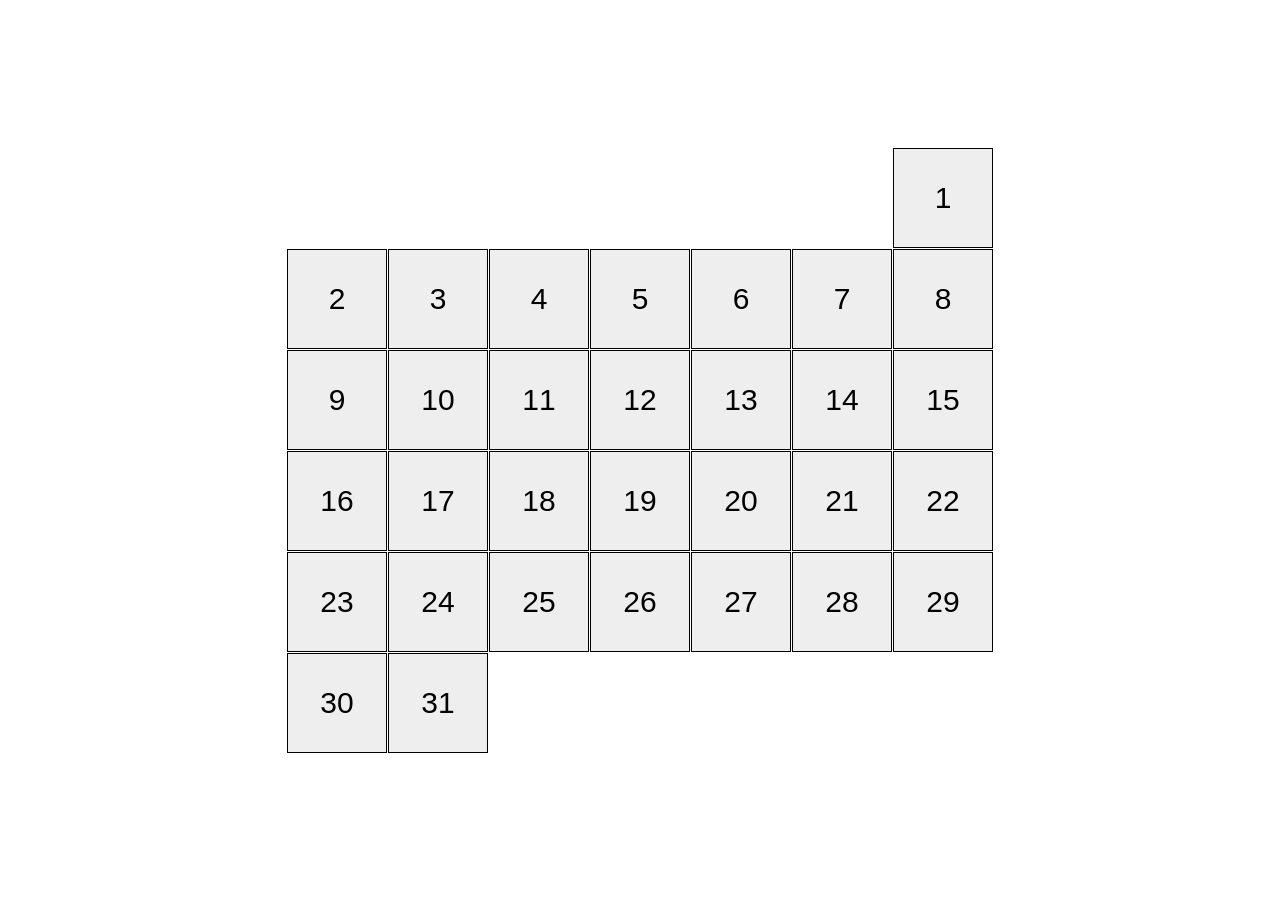
<file: index.html>
<!doctype html><html lang="en"><head><meta charset="utf-8"><meta name="viewport" content="width=device-width, initial-scale=1.0"><title>Calendar</title><link rel="stylesheet" href="index.52a3e0dc.css"></head><body> <div class="calendar calendar--month-length-31 calendar--start-day-sun"> <div class="calendar__day"></div> <div class="calendar__day"></div> <div class="calendar__day"></div> <div class="calendar__day"></div> <div class="calendar__day"></div> <div class="calendar__day"></div> <div class="calendar__day"></div> <div class="calendar__day"></div> <div class="calendar__day"></div> <div class="calendar__day"></div> <div class="calendar__day"></div> <div class="calendar__day"></div> <div class="calendar__day"></div> <div class="calendar__day"></div> <div class="calendar__day"></div> <div class="calendar__day"></div> <div class="calendar__day"></div> <div class="calendar__day"></div> <div class="calendar__day"></div> <div class="calendar__day"></div> <div class="calendar__day"></div> <div class="calendar__day"></div> <div class="calendar__day"></div> <div class="calendar__day"></div> <div class="calendar__day"></div> <div class="calendar__day"></div> <div class="calendar__day"></div> <div class="calendar__day"></div> <div class="calendar__day"></div> <div class="calendar__day"></div> <div class="calendar__day"></div> </div> </body></html>
</file>
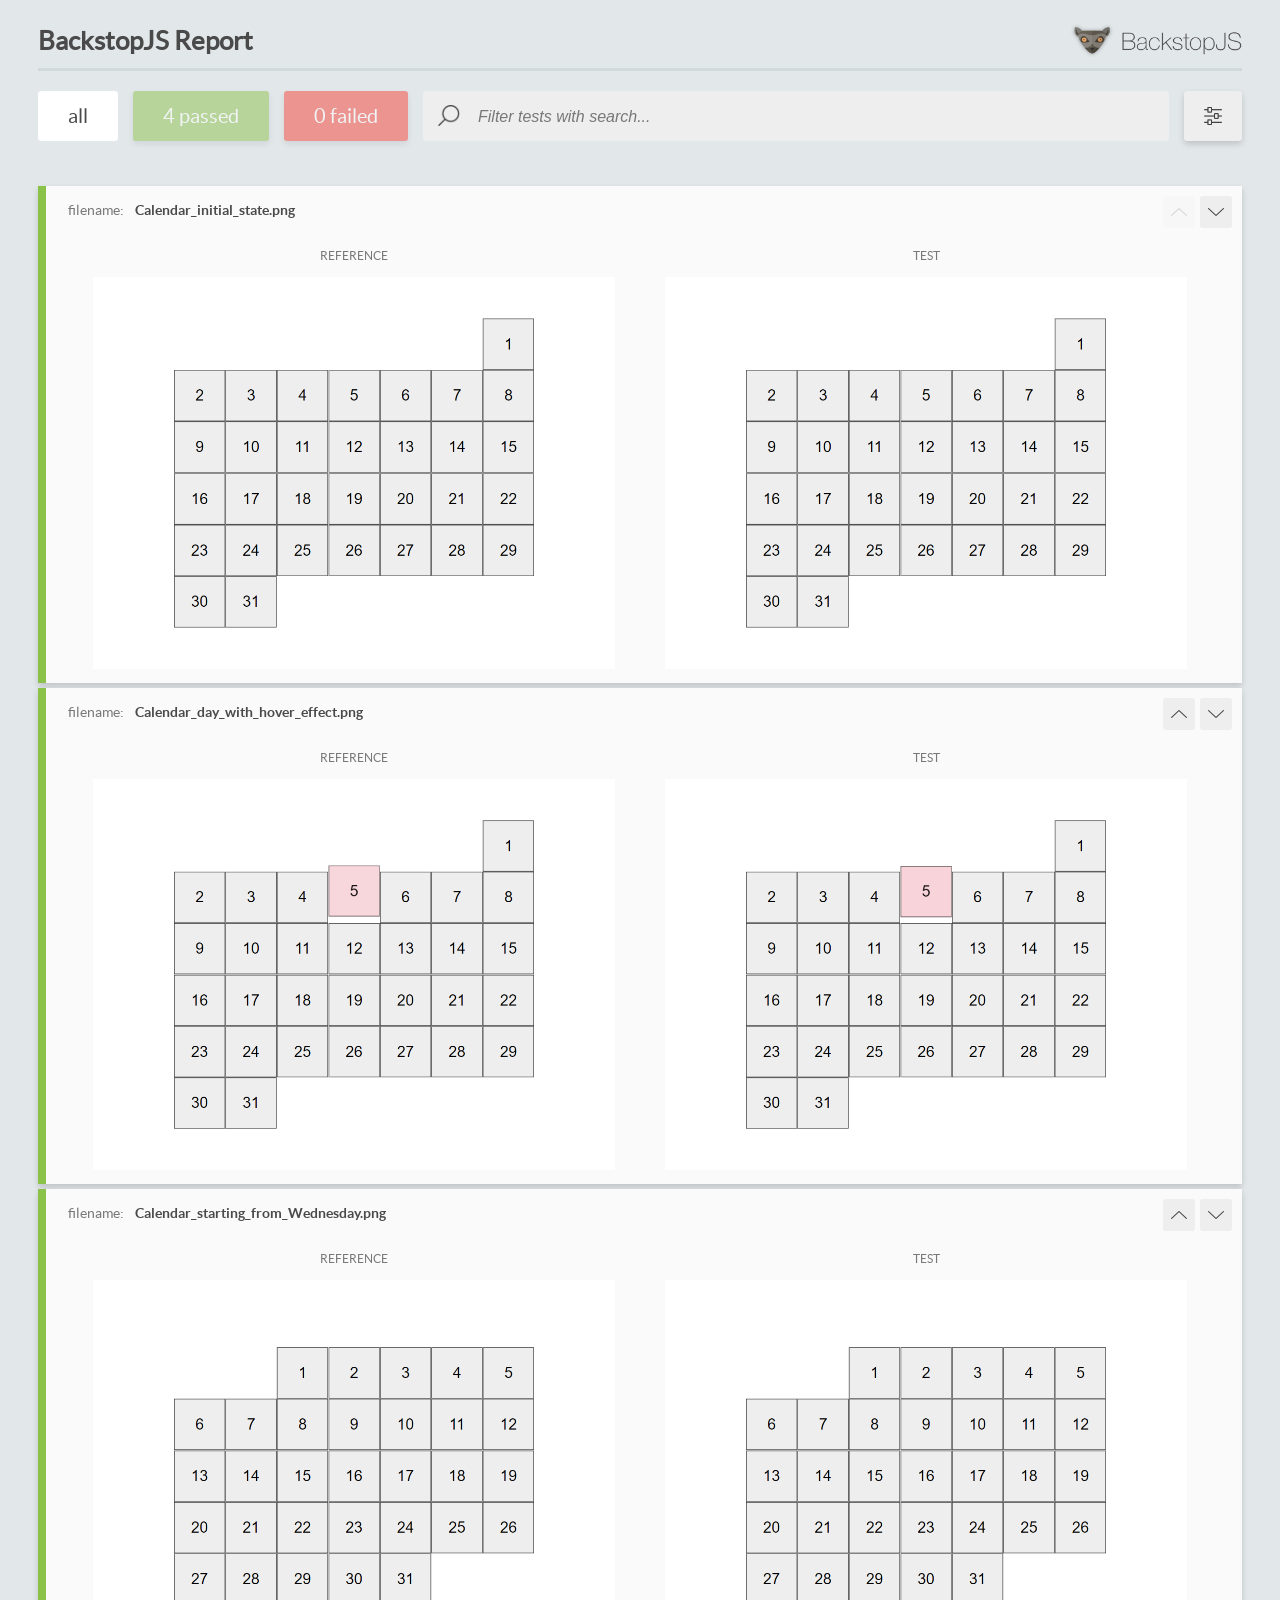
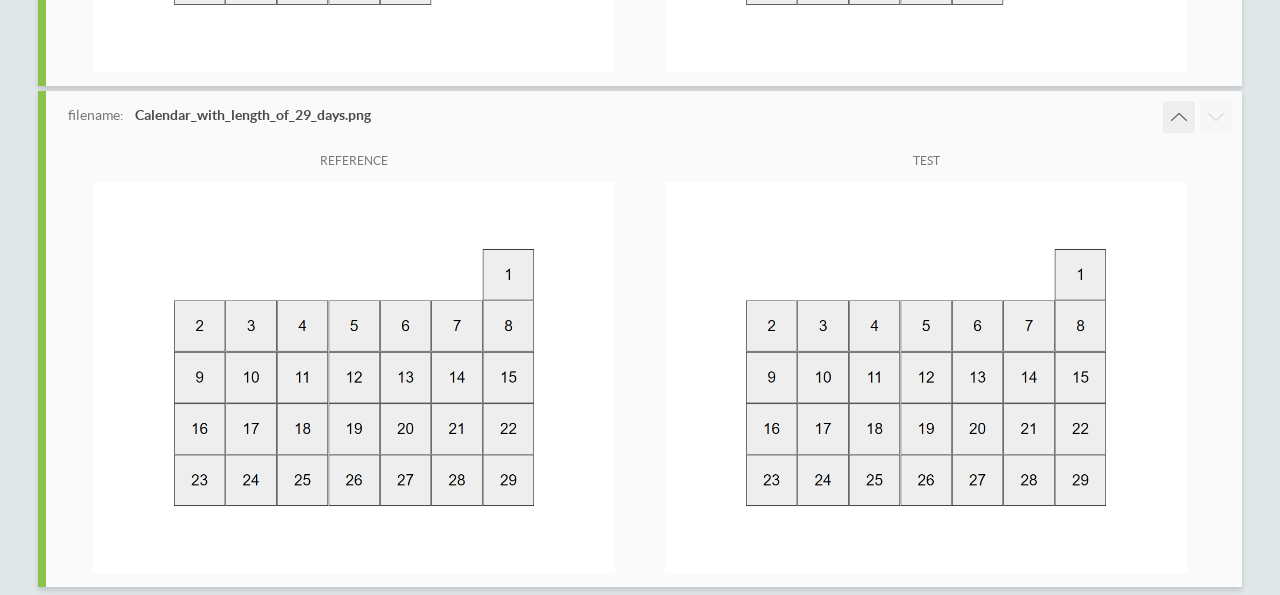
<file: report/html_report/index.html>
<!DOCTYPE html>
<html>
  <head>
    <meta charset="utf-8">
    <!-- Disable Cache -->
    <meta http-equiv="Cache-Control" content="no-cache, no-store, must-revalidate">
    <meta http-equiv="Pragma" content="no-cache">
    <meta http-equiv="Expires" content="0">

    <title>BackstopJS Report</title>

    <style>
      @font-face {
          font-family: 'latoregular';
          src: url('./assets/fonts/lato-regular-webfont.woff2') format('woff2'),
              url('./assets/fonts/lato-regular-webfont.woff') format('woff');
          font-weight: 400;
          font-style: normal;
      }
      @font-face {
          font-family: 'latobold';
          src: url('./assets/fonts/lato-bold-webfont.woff2') format('woff2'),
              url('./assets/fonts/lato-bold-webfont.woff') format('woff');
          font-weight: 700;
          font-style: normal;
      }

      .ReactModal__Body--open {
          overflow: hidden;
      }
      .ReactModal__Body--open .header {
        display: none;
      }

    </style>
  </head>
  <body style="background-color: #E2E7EA">
    <div id="root">

    </div>
    <script>
      function report (report) { // eslint-disable-line no-unused-vars
        window.tests = report;
      }
    </script>
    <script src="config.js"></script>
    <script src="index_bundle.js"></script>
  </body>
</html>
</file>
<file: index.52a3e0dc.css>
body{justify-content:center;align-items:center;min-height:100vh;margin:0;display:flex}.calendar{flex-wrap:wrap;gap:1px;max-width:706px;padding:10px;display:flex}.calendar--start-day-mon :first-child{margin-left:0}.calendar--start-day-tue :first-child{margin-left:101px}.calendar--start-day-wed :first-child{margin-left:202px}.calendar--start-day-thu :first-child{margin-left:303px}.calendar--start-day-fri :first-child{margin-left:404px}.calendar--start-day-sat :first-child{margin-left:505px}.calendar--start-day-sun :first-child{margin-left:606px}.calendar--month-length-28 .calendar__day:nth-child(n+29),.calendar--month-length-29 .calendar__day:nth-child(n+30),.calendar--month-length-30 .calendar__day:nth-child(n+31),.calendar--month-length-31 .calendar__day:nth-child(n+32){display:none}.calendar__day{cursor:pointer;aspect-ratio:1;box-sizing:border-box;background-color:#eee;border:1px solid #000;justify-content:center;align-items:center;min-width:0;height:100px;transition:all .5s;display:flex}.calendar__day:before{content:"";color:#000;font-family:Arial,Helvetica,sans-serif;font-size:30px;font-weight:400}.calendar__day:hover{background-color:#ffbfcb;transform:translateY(-20px)}.calendar__day:first-child:before{content:"1"}.calendar__day:nth-child(2):before{content:"2"}.calendar__day:nth-child(3):before{content:"3"}.calendar__day:nth-child(4):before{content:"4"}.calendar__day:nth-child(5):before{content:"5"}.calendar__day:nth-child(6):before{content:"6"}.calendar__day:nth-child(7):before{content:"7"}.calendar__day:nth-child(8):before{content:"8"}.calendar__day:nth-child(9):before{content:"9"}.calendar__day:nth-child(10):before{content:"10"}.calendar__day:nth-child(11):before{content:"11"}.calendar__day:nth-child(12):before{content:"12"}.calendar__day:nth-child(13):before{content:"13"}.calendar__day:nth-child(14):before{content:"14"}.calendar__day:nth-child(15):before{content:"15"}.calendar__day:nth-child(16):before{content:"16"}.calendar__day:nth-child(17):before{content:"17"}.calendar__day:nth-child(18):before{content:"18"}.calendar__day:nth-child(19):before{content:"19"}.calendar__day:nth-child(20):before{content:"20"}.calendar__day:nth-child(21):before{content:"21"}.calendar__day:nth-child(22):before{content:"22"}.calendar__day:nth-child(23):before{content:"23"}.calendar__day:nth-child(24):before{content:"24"}.calendar__day:nth-child(25):before{content:"25"}.calendar__day:nth-child(26):before{content:"26"}.calendar__day:nth-child(27):before{content:"27"}.calendar__day:nth-child(28):before{content:"28"}.calendar__day:nth-child(29):before{content:"29"}.calendar__day:nth-child(30):before{content:"30"}.calendar__day:nth-child(31):before{content:"31"}
/*# sourceMappingURL=index.52a3e0dc.css.map */
</file>
